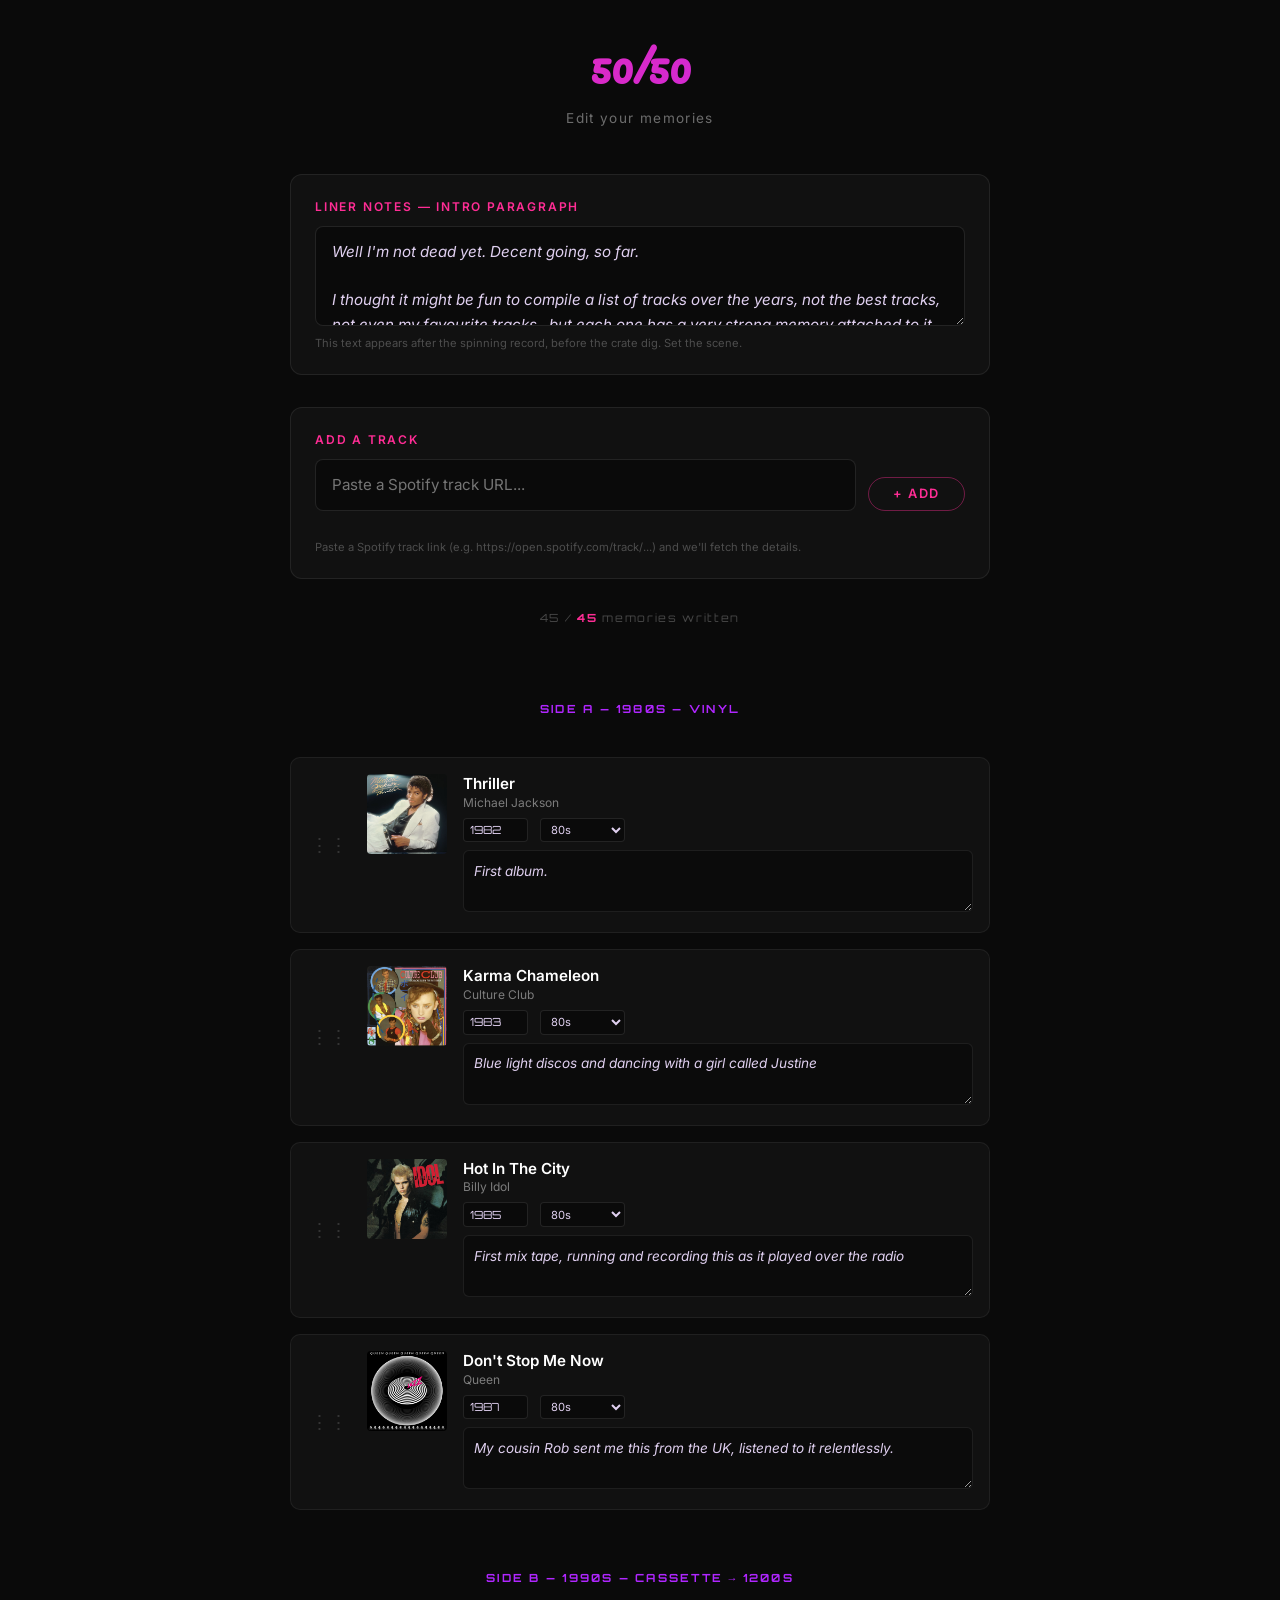
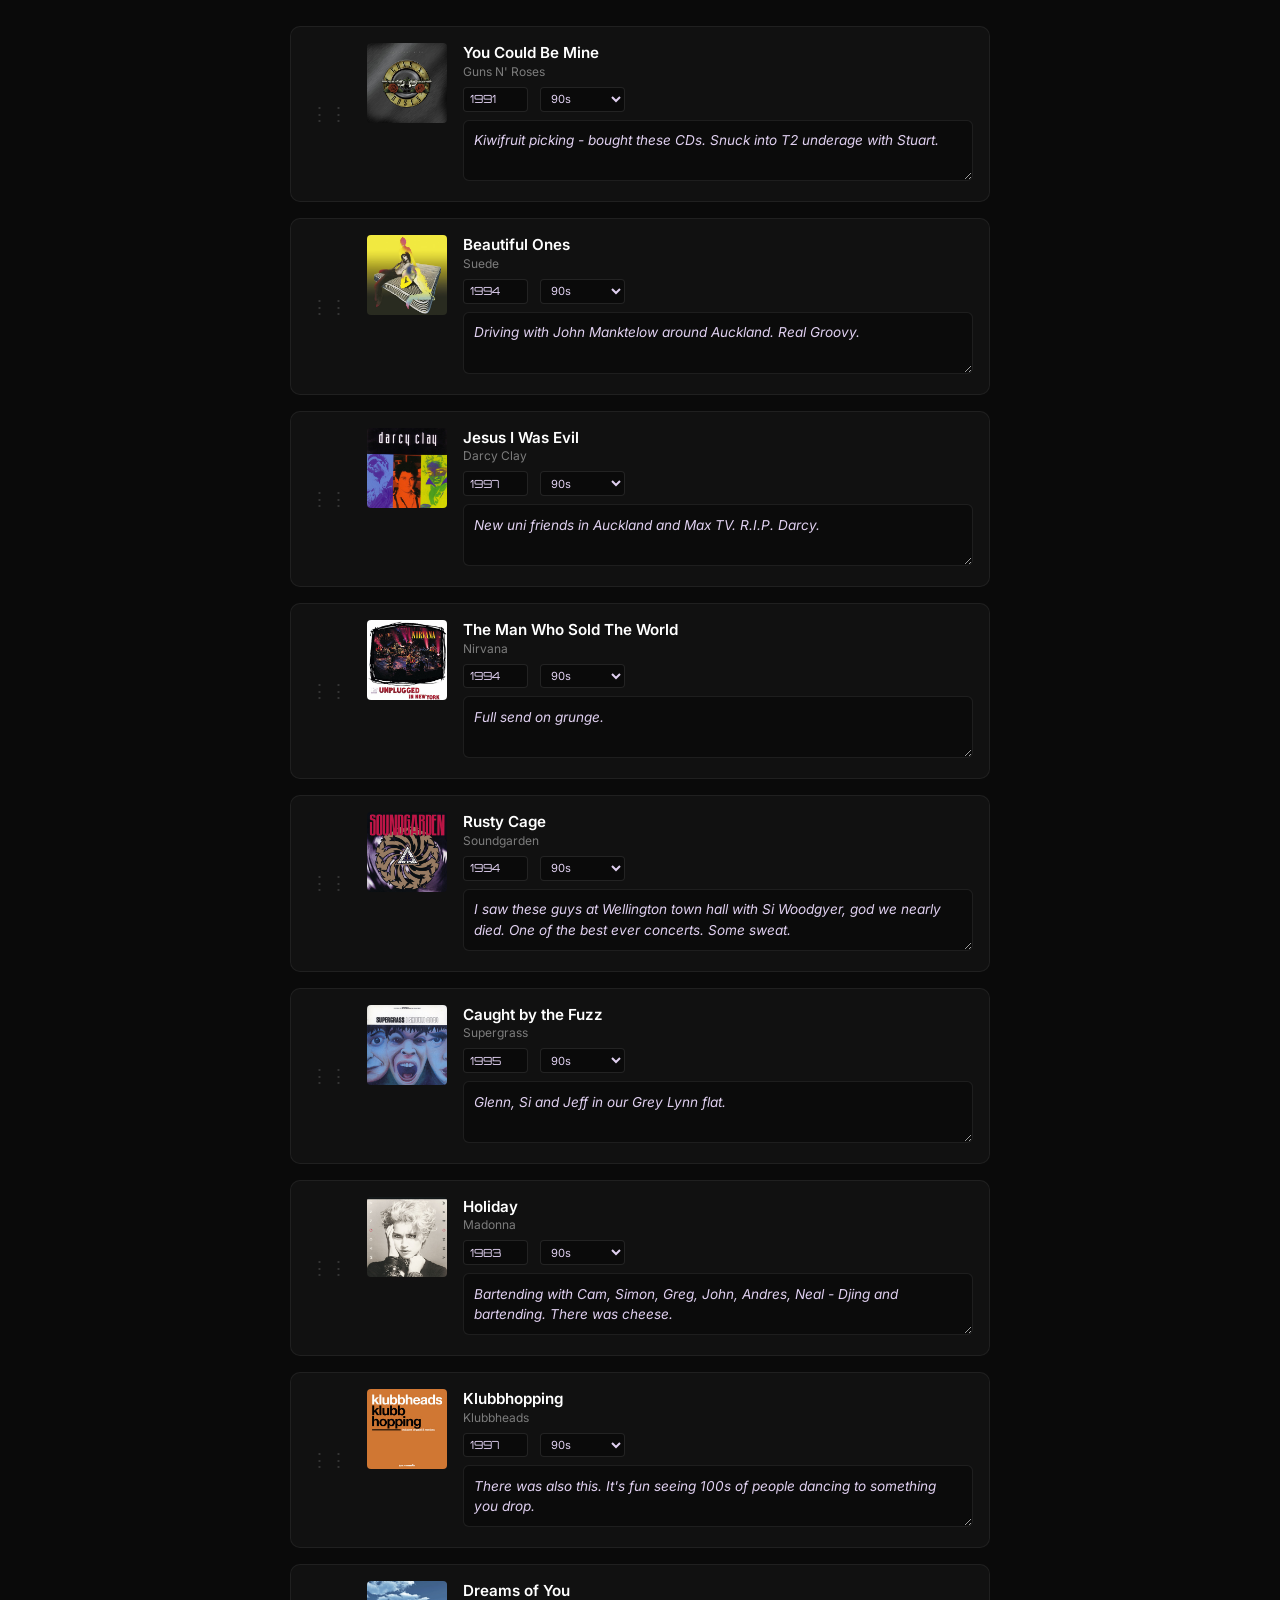
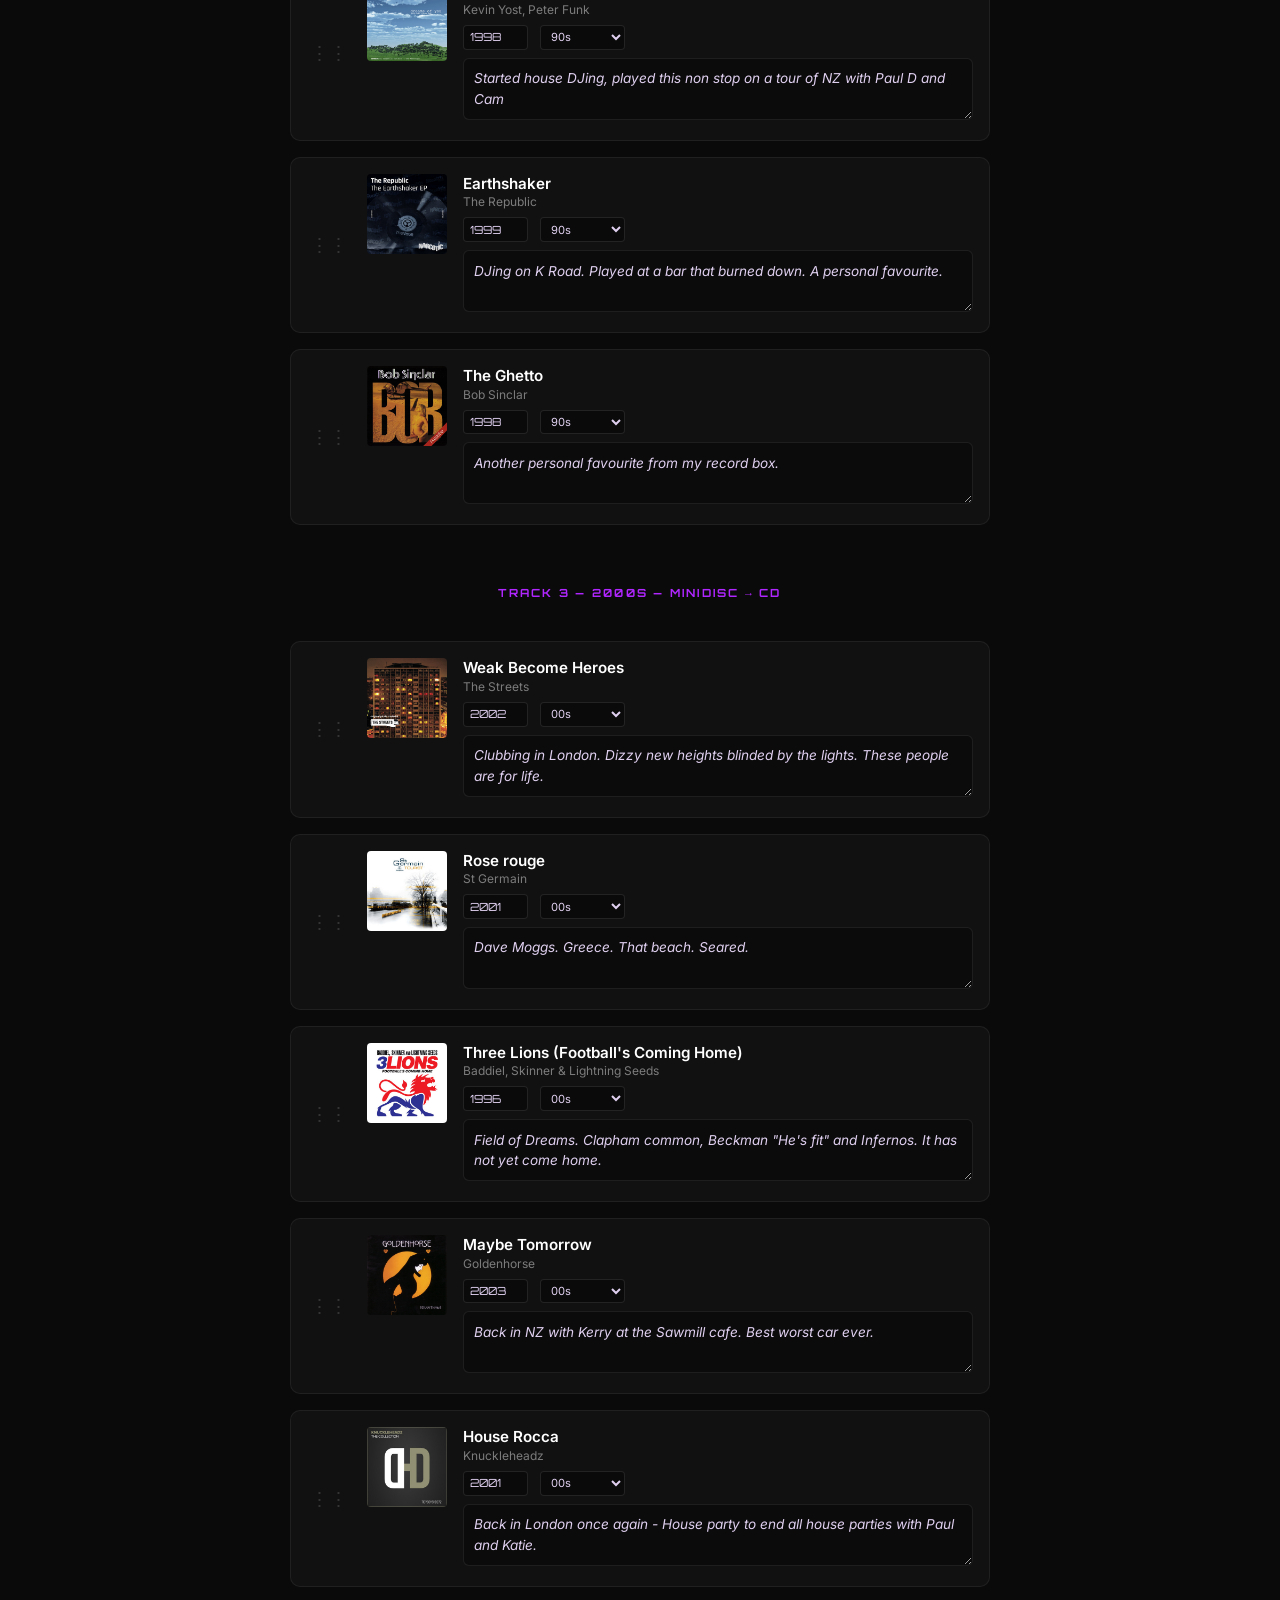
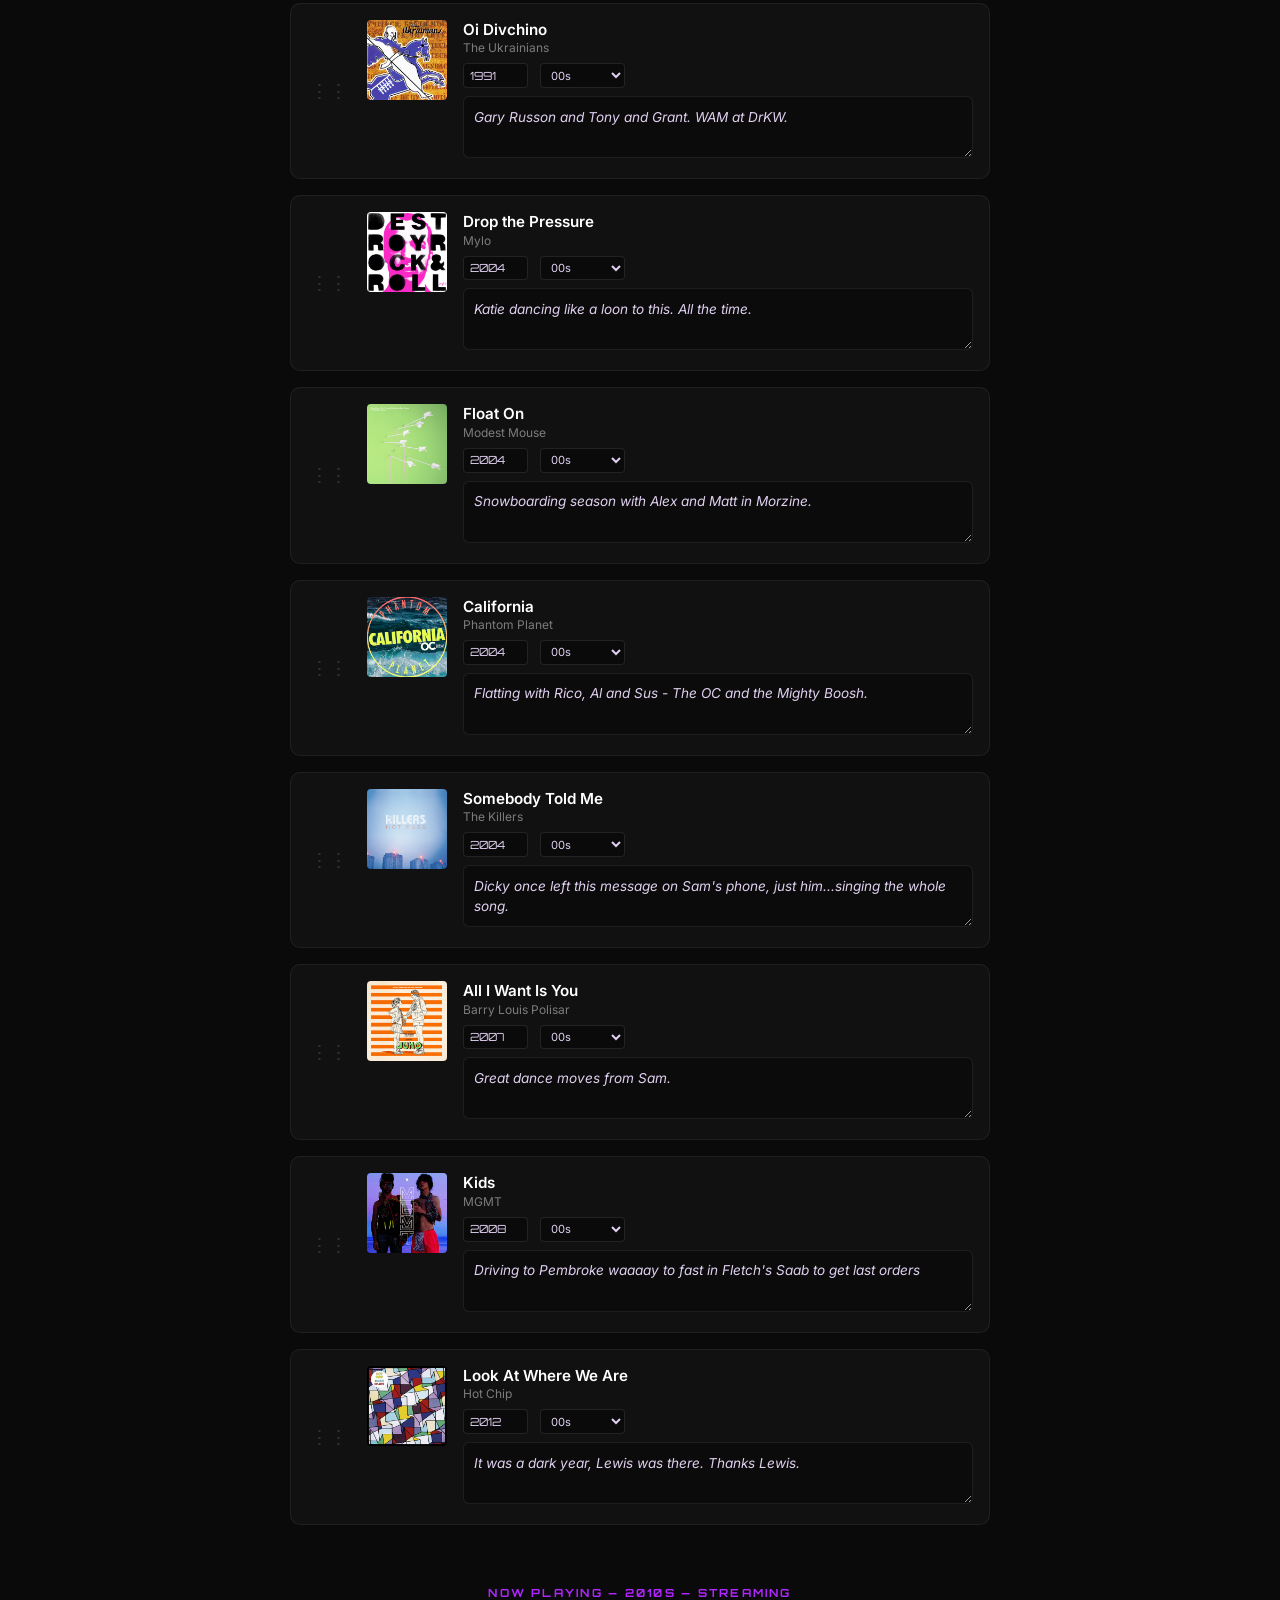
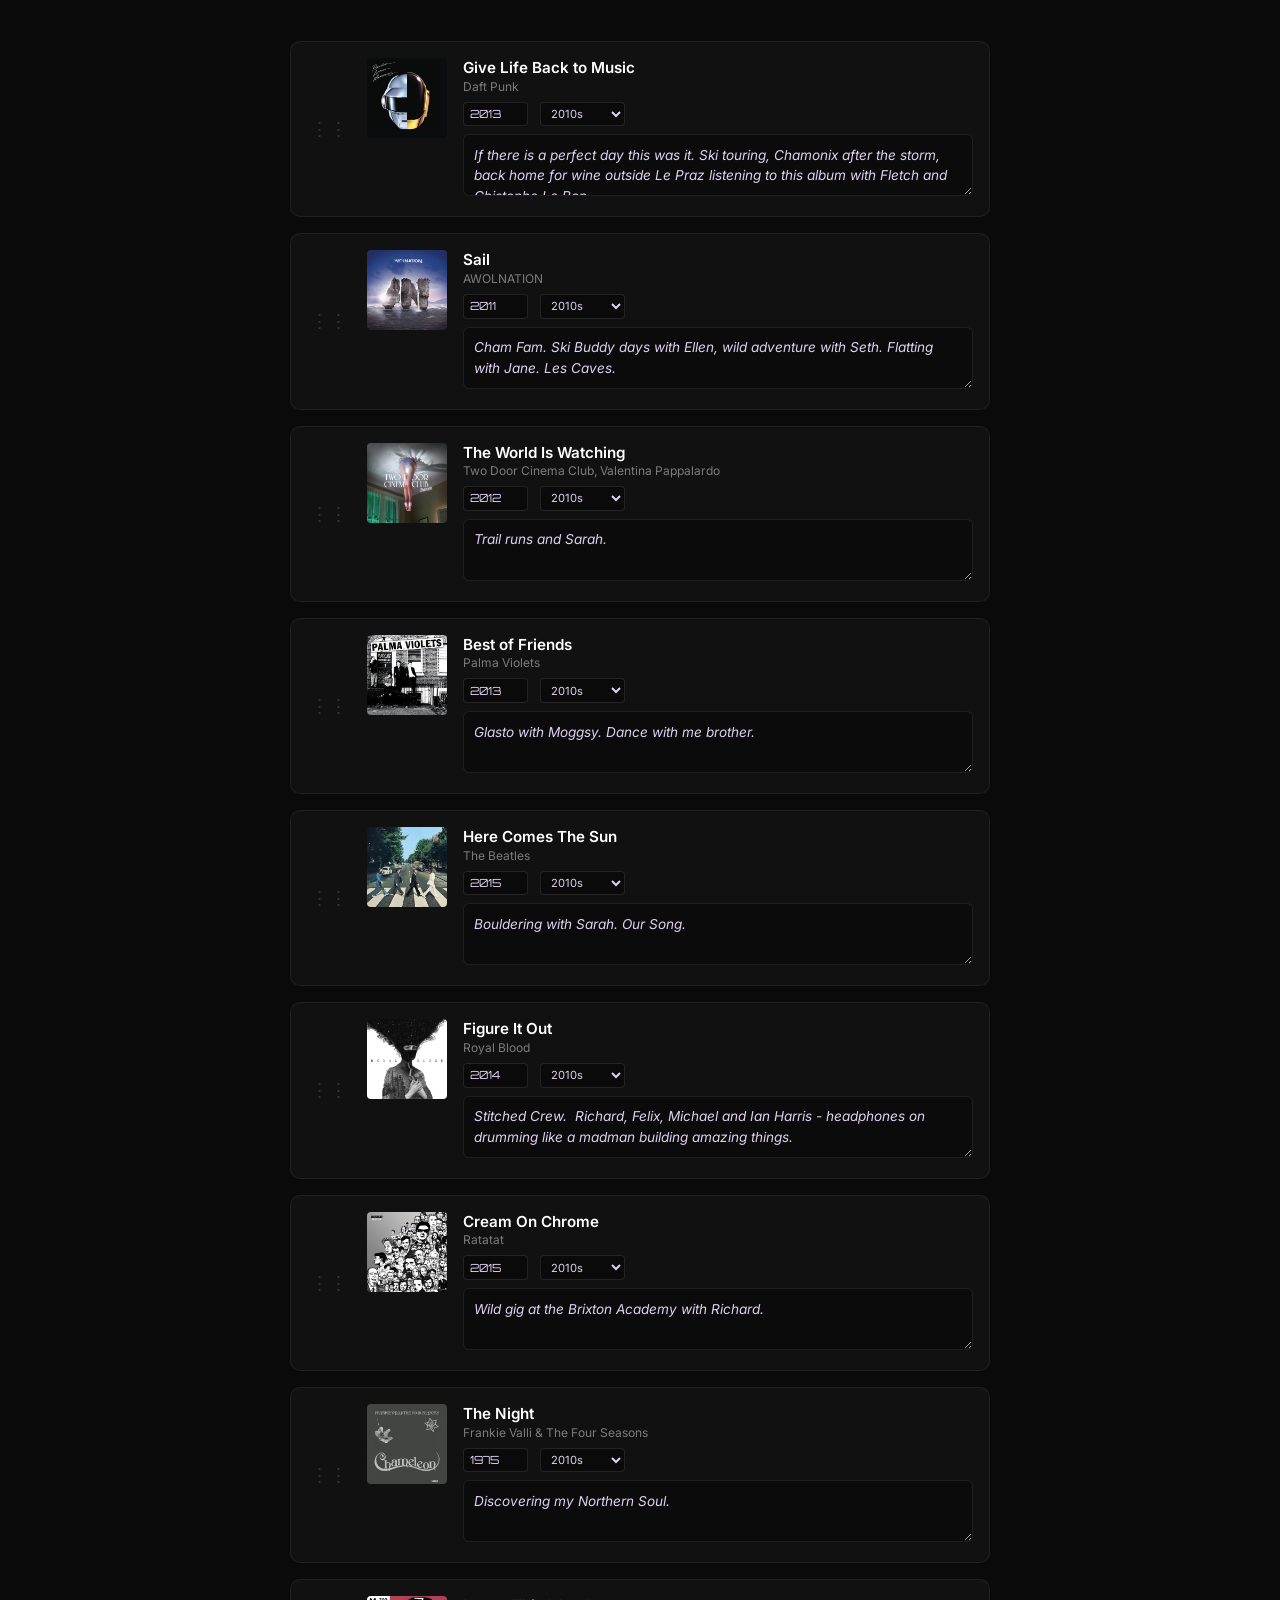
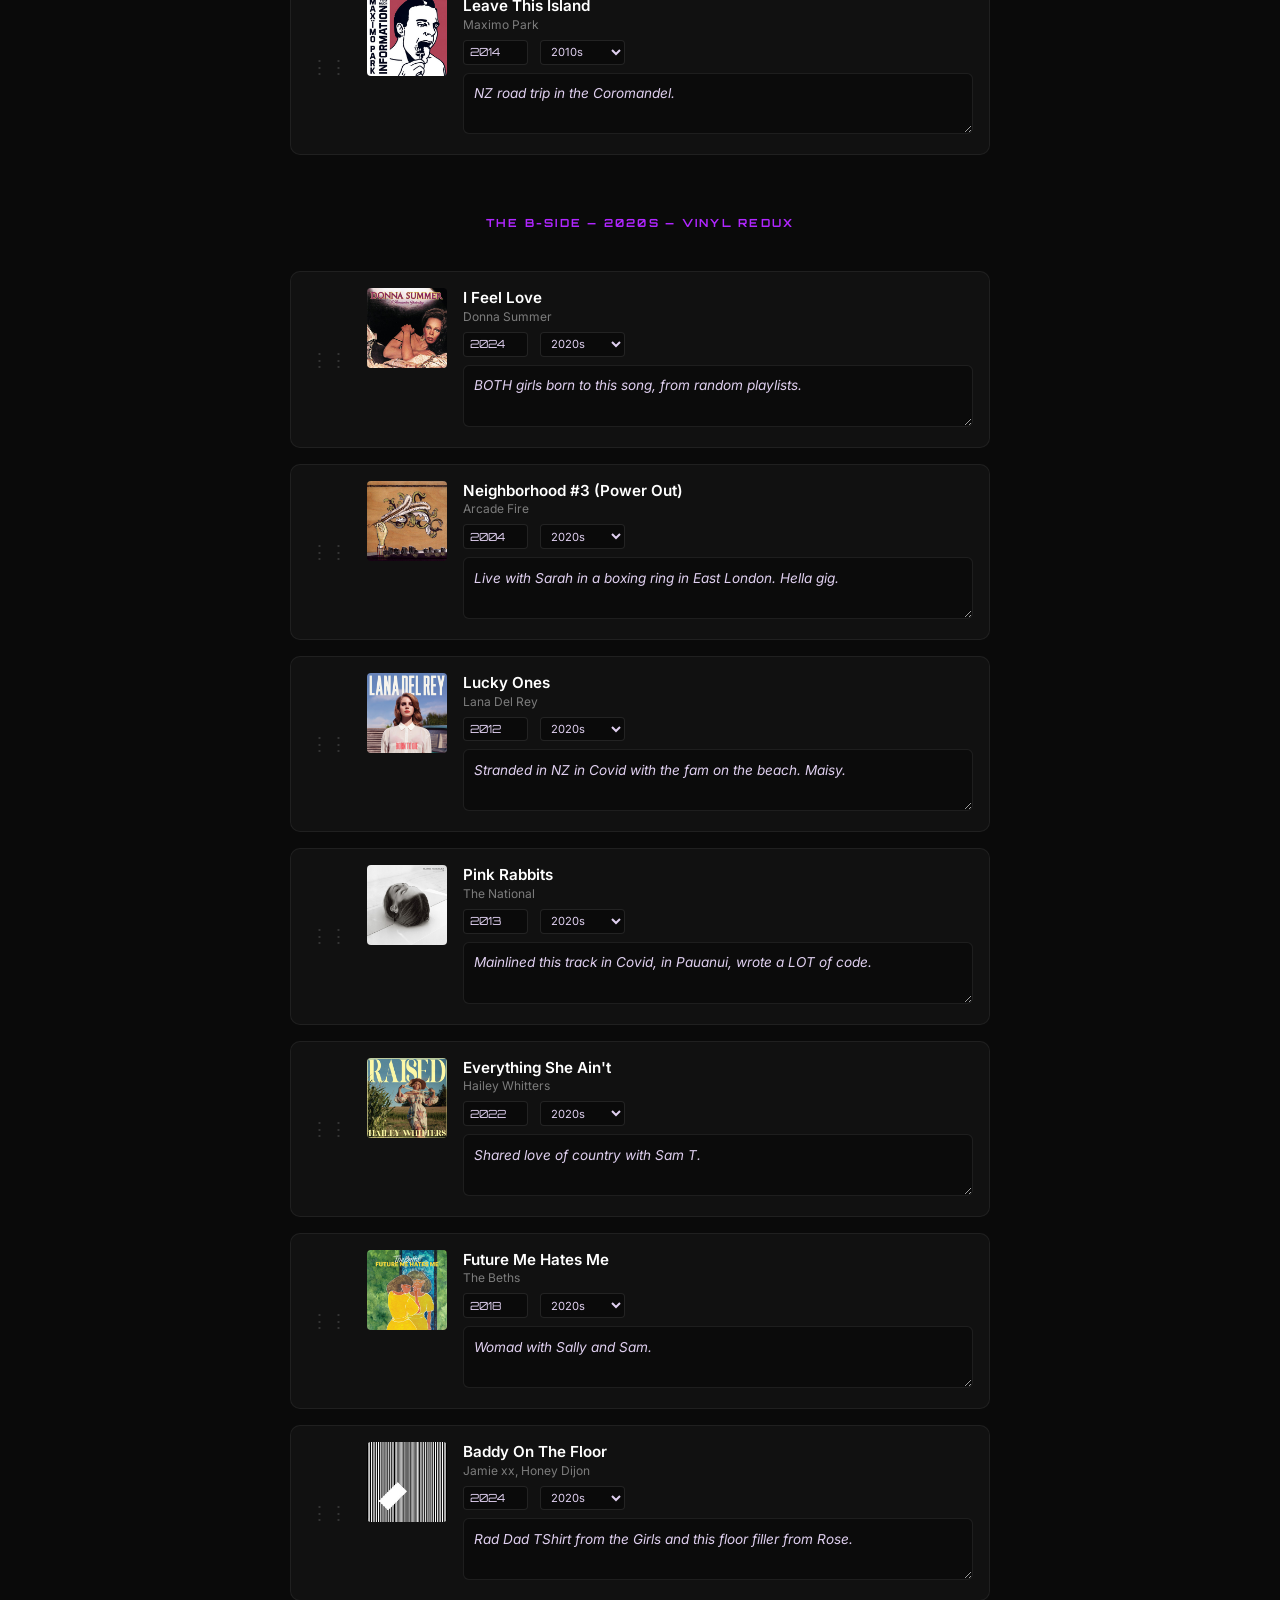
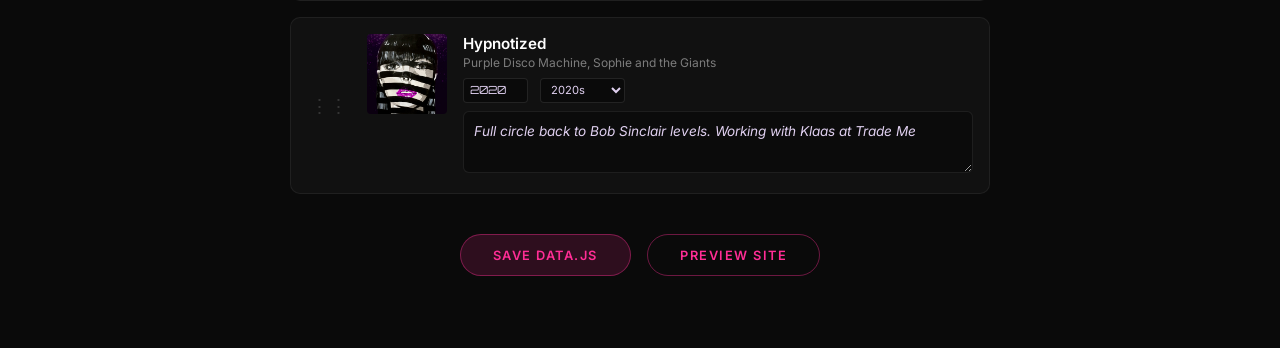
<file: test/edit-memories.html>
<!DOCTYPE html>
<html lang="en">
<head>
  <meta charset="UTF-8">
  <meta name="viewport" content="width=device-width, initial-scale=1.0">
  <title>50/50 — Edit Memories</title>
  <link rel="preconnect" href="https://fonts.googleapis.com">
  <link rel="preconnect" href="https://fonts.gstatic.com" crossorigin>
  <link href="https://fonts.googleapis.com/css2?family=Pacifico&family=Inter:wght@300;400;600;700&family=Orbitron:wght@400;700&display=swap" rel="stylesheet">
  <style>
    :root {
      --black: #0a0a0a;
      --midnight: #1a0a2e;
      --neon-pink: #ff2d95;
      --electric-purple: #b026ff;
    }

    * { box-sizing: border-box; margin: 0; padding: 0; }

    body {
      background: var(--black);
      color: #e0d0f0;
      font-family: 'Inter', -apple-system, sans-serif;
      min-height: 100vh;
      padding: 2rem;
    }

    .header { text-align: center; margin-bottom: 3rem; }
    .header h1 {
      font-family: 'Pacifico', cursive;
      font-size: 2.5rem;
      background: linear-gradient(135deg, var(--neon-pink), var(--electric-purple));
      -webkit-background-clip: text; -webkit-text-fill-color: transparent; background-clip: text;
    }
    .header p { color: rgba(255,255,255,0.4); font-size: 0.85rem; margin-top: 0.5rem; letter-spacing: 0.1em; }

    /* ── Sections ── */
    .section {
      max-width: 700px;
      margin: 0 auto 2rem;
      background: rgba(255,255,255,0.03);
      border: 1px solid rgba(255,255,255,0.08);
      border-radius: 12px;
      padding: 1.5rem;
    }

    .section label {
      display: block;
      font-size: 0.75rem; font-weight: 600;
      text-transform: uppercase; letter-spacing: 0.15em;
      color: var(--neon-pink); margin-bottom: 0.75rem;
    }

    .section textarea, .section input[type="text"], .section input[type="url"] {
      width: 100%;
      background: rgba(0,0,0,0.4);
      border: 1px solid rgba(255,255,255,0.1);
      border-radius: 8px;
      color: #e0d0f0;
      font-family: 'Inter', sans-serif;
      font-size: 0.95rem;
      line-height: 1.6;
      padding: 0.8rem 1rem;
      resize: vertical;
    }
    .section textarea { min-height: 100px; font-style: italic; }
    .section input:focus, .section textarea:focus { outline: none; border-color: var(--neon-pink); }
    .hint { font-size: 0.7rem; color: rgba(255,255,255,0.25); margin-top: 0.4rem; }

    /* ── Add Track ── */
    .add-track { display: flex; gap: 0.75rem; align-items: flex-end; }
    .add-track__input { flex: 1; }
    .add-track__input input { border-radius: 8px 0 0 8px; }
    .add-track__status { font-size: 0.75rem; color: rgba(255,255,255,0.3); margin-top: 0.5rem; min-height: 1.2em; }
    .add-track__status.error { color: #ff6b6b; }
    .add-track__status.success { color: var(--neon-pink); }

    /* ── Era Dividers ── */
    .era-divider {
      max-width: 700px; margin: 2.5rem auto 1.5rem;
      text-align: center; position: relative;
    }
    .era-divider::before {
      content: ''; position: absolute; left: 0; right: 0; top: 50%; height: 1px;
      background: linear-gradient(to right, transparent, rgba(255,255,255,0.1), transparent);
    }
    .era-divider span {
      position: relative; background: var(--black); padding: 0 1.5rem;
      font-family: 'Orbitron', monospace; font-size: 0.7rem; font-weight: 700;
      letter-spacing: 0.2em; text-transform: uppercase; color: var(--electric-purple);
    }

    /* ── Track Entries ── */
    .track-list { max-width: 700px; margin: 0 auto; display: flex; flex-direction: column; gap: 1rem; }

    .track-entry {
      display: flex; gap: 1rem; align-items: flex-start;
      background: rgba(255,255,255,0.03); border: 1px solid rgba(255,255,255,0.06);
      border-radius: 10px; padding: 1rem; transition: border-color 0.2s; position: relative;
    }
    .track-entry:focus-within { border-color: rgba(255, 45, 149, 0.3); }
    .track-entry.dragging { opacity: 0.5; }
    .track-entry.drag-over { border-color: var(--neon-pink); border-style: dashed; }

    .track-entry__art {
      width: 80px; height: 80px; border-radius: 4px; object-fit: cover; flex-shrink: 0;
    }
    .track-entry__art-placeholder {
      width: 80px; height: 80px; border-radius: 4px; flex-shrink: 0;
      background: linear-gradient(135deg, var(--midnight), var(--electric-purple));
      display: flex; align-items: center; justify-content: center;
      font-size: 1.5rem; color: rgba(255,255,255,0.2);
    }

    .track-entry__info { flex: 1; min-width: 0; }
    .track-entry__title { font-size: 0.95rem; font-weight: 600; color: white; }
    .track-entry__artist { font-size: 0.75rem; color: rgba(255,255,255,0.45); margin-top: 0.1rem; }

    .track-entry__fields { display: flex; gap: 0.75rem; margin-top: 0.5rem; flex-wrap: wrap; }

    .track-entry__fields input,
    .track-entry__fields select {
      background: rgba(0,0,0,0.4); border: 1px solid rgba(255,255,255,0.1);
      border-radius: 4px; color: #e0d0f0; font-size: 0.7rem; padding: 0.3em 0.5em;
    }
    .track-entry__fields input[type="number"] { width: 65px; font-family: 'Orbitron', monospace; }
    .track-entry__fields select { width: 85px; font-family: 'Inter', sans-serif; }
    .track-entry__fields input:focus, .track-entry__fields select:focus { outline: none; border-color: var(--neon-pink); }

    .track-entry textarea {
      width: 100%; min-height: 45px; margin-top: 0.5rem;
      background: rgba(0,0,0,0.3); border: 1px solid rgba(255,255,255,0.08);
      border-radius: 6px; color: #e0d0f0; font-family: 'Inter', sans-serif;
      font-size: 0.85rem; font-style: italic; line-height: 1.5; padding: 0.6rem; resize: vertical;
    }
    .track-entry textarea:focus { outline: none; border-color: var(--neon-pink); }
    .track-entry textarea::placeholder { color: rgba(255,255,255,0.2); font-style: italic; }

    /* Delete button */
    .track-entry__delete {
      position: absolute; top: 0.5rem; right: 0.5rem;
      width: 24px; height: 24px; border-radius: 50%;
      border: 1px solid rgba(255,255,255,0.1); background: transparent;
      color: rgba(255,255,255,0.3); font-size: 0.8rem; cursor: pointer;
      display: flex; align-items: center; justify-content: center;
      transition: all 0.2s; opacity: 0;
    }
    .track-entry:hover .track-entry__delete { opacity: 1; }
    .track-entry__delete:hover { border-color: #ff6b6b; color: #ff6b6b; background: rgba(255,100,100,0.1); }

    /* Drag handle */
    .track-entry__drag {
      cursor: grab; color: rgba(255,255,255,0.15); font-size: 1.2rem;
      padding: 0.2rem; user-select: none; align-self: center;
    }
    .track-entry__drag:active { cursor: grabbing; }

    /* ── Actions ── */
    .actions {
      max-width: 700px; margin: 2.5rem auto;
      display: flex; gap: 1rem; justify-content: center; flex-wrap: wrap;
    }

    .btn {
      display: inline-flex; align-items: center; gap: 0.5rem;
      padding: 0.8rem 2rem; border: 1px solid rgba(255, 45, 149, 0.4);
      border-radius: 50px; background: transparent; color: var(--neon-pink);
      font-family: 'Inter', sans-serif; font-size: 0.8rem; font-weight: 600;
      letter-spacing: 0.12em; text-transform: uppercase; cursor: pointer; transition: all 0.3s ease;
    }
    .btn:hover { background: rgba(255, 45, 149, 0.12); border-color: var(--neon-pink); box-shadow: 0 0 20px rgba(255, 45, 149, 0.2); }
    .btn--primary { background: rgba(255, 45, 149, 0.15); }
    .btn:disabled { opacity: 0.4; cursor: not-allowed; }

    .status { text-align: center; font-size: 0.75rem; color: rgba(255,255,255,0.3); margin-top: 1rem; }
    .status.saved { color: var(--neon-pink); }

    .counter {
      max-width: 700px; margin: 0 auto 2rem; text-align: center;
      font-family: 'Orbitron', monospace; font-size: 0.7rem; letter-spacing: 0.15em; color: rgba(255,255,255,0.25);
    }
    .counter strong { color: var(--neon-pink); font-weight: 700; }
  </style>
</head>
<body>

  <div class="header">
    <h1>50/50</h1>
    <p>Edit your memories</p>
  </div>

  <!-- Intro paragraph -->
  <div class="section">
    <label>Liner Notes — Intro Paragraph</label>
    <textarea id="intro-text" placeholder="Write your intro here... This appears between the vinyl record and the track list."></textarea>
    <div class="hint">This text appears after the spinning record, before the crate dig. Set the scene.</div>
  </div>

  <!-- Add track -->
  <div class="section">
    <label>Add a Track</label>
    <div class="add-track">
      <div class="add-track__input" style="flex:1">
        <input type="url" id="add-url" placeholder="Paste a Spotify track URL..." style="width:100%">
      </div>
      <button class="btn" id="add-btn" style="padding:0.55rem 1.5rem; white-space:nowrap;">+ Add</button>
    </div>
    <div class="add-track__status" id="add-status"></div>
    <div class="hint">Paste a Spotify track link (e.g. https://open.spotify.com/track/...) and we'll fetch the details.</div>
  </div>

  <!-- Stats -->
  <div class="counter">
    <span id="memory-count">0</span> / <strong id="track-count">0</strong> memories written
  </div>

  <!-- Track list -->
  <div class="track-list" id="track-list"></div>

  <!-- Actions -->
  <div class="actions">
    <button class="btn btn--primary" id="save-btn">Save data.js</button>
    <button class="btn" id="preview-btn">Preview Site</button>
  </div>
  <div class="status" id="status"></div>

  <script src="../js/data.js"></script>
  <script>
    // ── State — DOM is source of truth, this seeds it ──
    let tracks = (typeof TRACKS !== 'undefined' ? TRACKS : []).map(t => ({...t}));

    const trackListEl = document.getElementById('track-list');
    const introTextarea = document.getElementById('intro-text');
    const statusEl = document.getElementById('status');
    const memoryCountEl = document.getElementById('memory-count');
    const trackCountEl = document.getElementById('track-count');
    const addUrlInput = document.getElementById('add-url');
    const addBtn = document.getElementById('add-btn');
    const addStatus = document.getElementById('add-status');

    const eraOrder = ['80s', '90s', '00s', '2010s', '2020s'];
    const eraNames = {
      '80s': 'Side A — 1980s — Vinyl',
      '90s': 'Side B — 1990s — Cassette → 1200s',
      '00s': 'Track 3 — 2000s — MiniDisc → CD',
      '2010s': 'Now Playing — 2010s — Streaming',
      '2020s': 'The B-Side — 2020s — Vinyl Redux'
    };

    function assignEra(year) {
      if (!year || year < 1990) return '80s';
      if (year < 2000) return '90s';
      if (year < 2010) return '00s';
      if (year < 2020) return '2010s';
      return '2020s';
    }

    // Populate intro
    if (typeof INTRO_TEXT !== 'undefined') introTextarea.value = INTRO_TEXT;

    // ── Render all tracks ──
    function renderAll() {
      trackListEl.innerHTML = '';
      let currentEra = null;

      tracks.forEach((track, i) => {
        if (track.era !== currentEra) {
          currentEra = track.era;
          const divider = document.createElement('div');
          divider.className = 'era-divider';
          divider.innerHTML = `<span>${eraNames[track.era] || track.era}</span>`;
          trackListEl.appendChild(divider);
        }
        trackListEl.appendChild(createTrackEntry(track, i));
      });

      trackCountEl.textContent = tracks.length;
      updateCounter();
    }

    function createTrackEntry(track, index) {
      const entry = document.createElement('div');
      entry.className = 'track-entry';
      entry.dataset.index = index;
      entry.draggable = true;

      const artHtml = track.imageUrl
        ? `<img class="track-entry__art" src="${track.imageUrl.startsWith('http') ? track.imageUrl : '../' + track.imageUrl}" alt="${track.title}">`
        : `<div class="track-entry__art-placeholder">&#9835;</div>`;

      entry.innerHTML = `
        <div class="track-entry__drag" title="Drag to reorder">&#8942;&#8942;</div>
        ${artHtml}
        <div class="track-entry__info">
          <div class="track-entry__title">${track.title}</div>
          <div class="track-entry__artist">${track.artist}</div>
          <div class="track-entry__fields">
            <input type="number" class="year-input" value="${track.year || ''}" min="1976" max="2026" placeholder="Year" title="Personal year">
            <select class="era-input" title="Era">
              ${eraOrder.map(e => `<option value="${e}" ${e === track.era ? 'selected' : ''}>${e}</option>`).join('')}
            </select>
          </div>
          <textarea class="message-input" placeholder="Your memory of this track...">${track.message || ''}</textarea>
        </div>
        <button class="track-entry__delete" title="Remove track">&times;</button>
      `;

      // Delete
      entry.querySelector('.track-entry__delete').addEventListener('click', () => {
        if (confirm(`Remove "${track.title}"?`)) {
          tracks.splice(index, 1);
          renderAll();
        }
      });

      // Sync edits back to tracks array
      entry.querySelector('.year-input').addEventListener('change', (e) => {
        tracks[index].year = parseInt(e.target.value) || null;
      });
      entry.querySelector('.era-input').addEventListener('change', (e) => {
        tracks[index].era = e.target.value;
      });
      entry.querySelector('.message-input').addEventListener('input', (e) => {
        tracks[index].message = e.target.value;
        updateCounter();
      });

      // Drag & drop reorder
      entry.addEventListener('dragstart', (e) => {
        e.dataTransfer.setData('text/plain', index);
        entry.classList.add('dragging');
      });
      entry.addEventListener('dragend', () => entry.classList.remove('dragging'));
      entry.addEventListener('dragover', (e) => { e.preventDefault(); entry.classList.add('drag-over'); });
      entry.addEventListener('dragleave', () => entry.classList.remove('drag-over'));
      entry.addEventListener('drop', (e) => {
        e.preventDefault();
        entry.classList.remove('drag-over');
        const fromIndex = parseInt(e.dataTransfer.getData('text/plain'));
        const toIndex = index;
        if (fromIndex === toIndex) return;
        const [moved] = tracks.splice(fromIndex, 1);
        tracks.splice(toIndex, 0, moved);
        renderAll();
      });

      return entry;
    }

    function updateCounter() {
      let count = 0;
      tracks.forEach(t => { if (t.message && t.message.trim()) count++; });
      memoryCountEl.textContent = count;
    }

    // ── Add Track via Spotify oEmbed ──
    addBtn.addEventListener('click', addTrack);
    addUrlInput.addEventListener('keydown', (e) => { if (e.key === 'Enter') addTrack(); });

    async function addTrack() {
      const url = addUrlInput.value.trim();
      if (!url) return;

      // Extract track ID
      const match = url.match(/track\/([a-zA-Z0-9]+)/);
      if (!match) {
        addStatus.textContent = 'Not a valid Spotify track URL';
        addStatus.className = 'add-track__status error';
        return;
      }

      const trackId = match[1];
      const spotifyUrl = `https://open.spotify.com/track/${trackId}`;

      // Check for duplicates
      if (tracks.some(t => t.spotifyUrl === spotifyUrl)) {
        addStatus.textContent = 'Track already in the list';
        addStatus.className = 'add-track__status error';
        return;
      }

      addBtn.disabled = true;
      addStatus.textContent = 'Fetching track info...';
      addStatus.className = 'add-track__status';

      try {
        const oembedUrl = `https://open.spotify.com/oembed?url=${encodeURIComponent(spotifyUrl)}`;
        const res = await fetch(oembedUrl);
        if (!res.ok) throw new Error('oEmbed request failed');
        const data = await res.json();

        // Parse title — oEmbed returns "Track Name by Artist Name"
        let title = data.title || '';
        let artist = '';
        const byMatch = title.match(/^(.+?)\s+by\s+(.+)$/i);
        if (byMatch) {
          title = byMatch[1].trim();
          artist = byMatch[2].trim();
        }

        const newTrack = {
          title: title,
          artist: artist,
          year: null,
          era: '2020s',
          imageUrl: data.thumbnail_url || '',
          spotifyUrl: spotifyUrl,
          message: ''
        };

        tracks.push(newTrack);
        renderAll();

        addUrlInput.value = '';
        addStatus.textContent = `Added "${title}" by ${artist}`;
        addStatus.className = 'add-track__status success';

        // Scroll to the new entry
        const lastEntry = trackListEl.querySelector('.track-entry:last-of-type');
        if (lastEntry) lastEntry.scrollIntoView({ behavior: 'smooth', block: 'center' });

      } catch (err) {
        addStatus.textContent = 'Could not fetch track info — check the URL';
        addStatus.className = 'add-track__status error';
      }

      addBtn.disabled = false;
    }

    // ── Generate data.js ──
    function generateDataJs() {
      const introVal = introTextarea.value.replace(/\\/g, '\\\\').replace(/"/g, '\\"').replace(/\n/g, '\\n');
      let js = `// Intro paragraph \u2014 displayed as liner notes between the hero and the crate\nconst INTRO_TEXT = "${introVal}";\n\n`;
      js += '// Playlist order IS the timeline \u2014 don\'t reorder by release year\nconst TRACKS = [\n';

      let currentEra = null;
      tracks.forEach((track, i) => {
        const era = track.era || '80s';
        if (era !== currentEra) {
          currentEra = era;
          const eraInfo = typeof ERAS !== 'undefined' ? ERAS[era] : null;
          const eraName = eraInfo ? eraInfo.name : era;
          const tagline = eraInfo ? eraInfo.tagline : '';
          const yearRange = eraInfo ? eraInfo.years : '';
          if (i > 0) js += '\n';
          js += `  // ${'\u2550'.repeat(39)}\n`;
          js += `  // ${eraName.toUpperCase()} \u2014 ${yearRange} \u2014 ${tagline}\n`;
          js += `  // ${'\u2550'.repeat(39)}\n`;
        }

        const esc = (s) => (s || '').replace(/\\/g, '\\\\').replace(/"/g, '\\"').replace(/\n/g, '\\n');

        js += '  {\n';
        js += `    title: "${esc(track.title)}",\n`;
        js += `    artist: "${esc(track.artist)}",\n`;
        js += `    year: ${track.year || 'null'},\n`;
        js += `    era: "${era}",\n`;
        js += `    imageUrl: "${esc(track.imageUrl)}",\n`;
        js += `    spotifyUrl: "${esc(track.spotifyUrl)}",\n`;
        js += `    message: "${esc(track.message)}"\n`;
        js += `  }${i < tracks.length - 1 ? ',' : ''}\n`;
      });

      js += '];\n\n';
      js += `const PLAYLIST_URL = "${typeof PLAYLIST_URL !== 'undefined' ? PLAYLIST_URL : ''}";\n\n`;
      if (typeof ERAS !== 'undefined') {
        js += 'const ERAS = ' + JSON.stringify(ERAS, null, 2) + ';\n';
      }
      return js;
    }

    // ── Save ──
    document.getElementById('save-btn').addEventListener('click', async () => {
      const content = generateDataJs();

      // Try direct save via admin server
      try {
        const res = await fetch('/api/save-data', {
          method: 'POST',
          headers: { 'Content-Type': 'text/plain' },
          body: content
        });
        const result = await res.json();
        if (result.ok) {
          statusEl.textContent = 'Saved! Refresh the site to see changes.';
          statusEl.className = 'status saved';
          return;
        }
      } catch (e) {
        // Admin server not running — fall back to download
      }

      // Fallback: download the file
      const blob = new Blob([content], { type: 'application/javascript' });
      const a = document.createElement('a');
      a.href = URL.createObjectURL(blob);
      a.download = 'data.js';
      a.click();
      URL.revokeObjectURL(a.href);
      statusEl.textContent = 'Downloaded data.js \u2014 move it to js/data.js (run admin-server.js for direct save)';
      statusEl.className = 'status saved';
    });

    // ── Preview ──
    document.getElementById('preview-btn').addEventListener('click', () => {
      window.open('../index.html', '_blank');
    });

    // ── Init ──
    renderAll();
  </script>
</body>
</html>
</file>
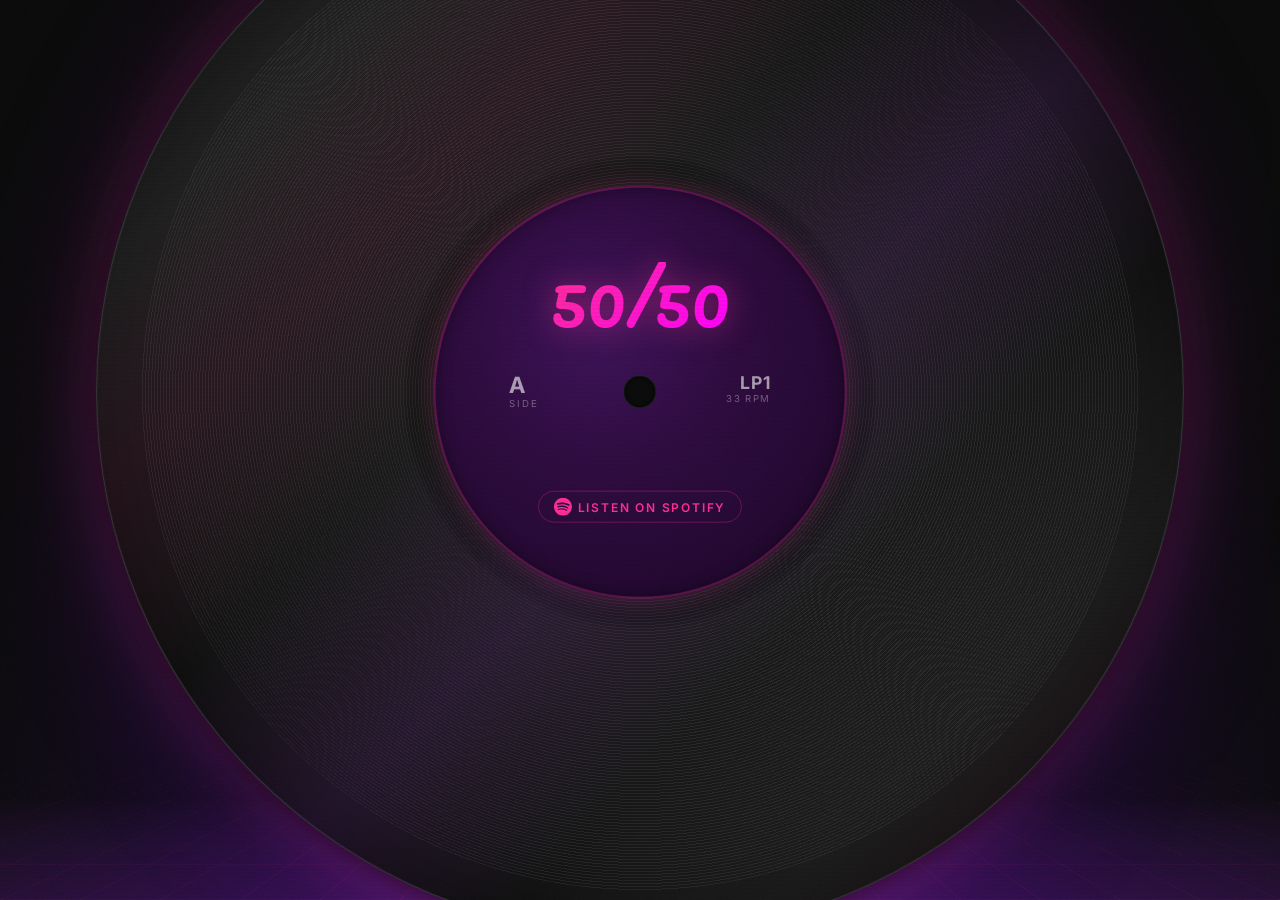
<file: test/hero.html>
<!DOCTYPE html>
<html lang="en">
<head>
  <meta charset="UTF-8">
  <meta name="viewport" content="width=device-width, initial-scale=1.0">
  <title>50/50 — Hero Test</title>

  <!-- Fonts -->
  <link rel="preconnect" href="https://fonts.googleapis.com">
  <link rel="preconnect" href="https://fonts.gstatic.com" crossorigin>
  <link href="https://fonts.googleapis.com/css2?family=Pacifico&family=Inter:wght@300;400;600&family=Special+Elite&family=Orbitron:wght@400;700&display=swap" rel="stylesheet">

  <link rel="stylesheet" href="../css/base.css">
  <link rel="stylesheet" href="../css/hero.css">
</head>
<body>

  <!-- CRT Scanline Overlay -->
  <div class="crt-overlay" aria-hidden="true"></div>

  <!-- Film Grain -->
  <div class="grain-overlay" aria-hidden="true"></div>

  <!-- ════════════════════════════════════ -->
  <!-- HERO -->
  <!-- ════════════════════════════════════ -->
  <header class="hero">
    <div class="hero__content">
      <!-- Vinyl record with label -->
      <div class="hero__vinyl">
        <div class="hero__vinyl-grooves"></div>
        <div class="hero__vinyl-label">
          <span class="hero__label-title">50/50</span>
          <div class="hero__vinyl-hole"></div>
          <div class="hero__label-middle">
            <div class="hero__label-left">
              <span class="hero__label-a">A</span>
              <span class="hero__label-side">SIDE</span>
            </div>
            <div class="hero__label-right">
              <span class="hero__label-lp">LP1</span>
              <span class="hero__label-rpm">33 RPM</span>
            </div>
          </div>
          <a href="https://open.spotify.com/playlist/3Kk6r9hmwCe0J8lKW7zG14" class="hero__label-spotify" id="spotify-play" target="_blank" rel="noopener">
            <svg viewBox="0 0 24 24" width="18" height="18" fill="currentColor"><path d="M12 0C5.4 0 0 5.4 0 12s5.4 12 12 12 12-5.4 12-12S18.66 0 12 0zm5.521 17.34c-.24.359-.66.48-1.021.24-2.82-1.74-6.36-2.101-10.561-1.141-.418.122-.779-.179-.899-.539-.12-.421.18-.78.54-.9 4.56-1.021 8.52-.6 11.64 1.32.42.18.479.659.301 1.02zm1.44-3.3c-.301.42-.841.6-1.262.3-3.239-1.98-8.159-2.58-11.939-1.38-.479.12-1.02-.12-1.14-.6-.12-.48.12-1.021.6-1.141C9.6 9.9 15 10.561 18.72 12.84c.361.181.54.78.241 1.2zm.12-3.36C15.24 8.4 8.82 8.16 5.16 9.301c-.6.179-1.2-.181-1.38-.721-.18-.601.18-1.2.72-1.381 4.26-1.26 11.28-1.02 15.721 1.621.539.3.719 1.02.42 1.56-.299.421-1.02.599-1.559.3z"/></svg>
            <span>Listen on Spotify</span>
          </a>
        </div>
      </div>
      <div class="hero__scroll-hint">
        <span>Scroll to begin</span>
        <div class="hero__arrow">&#9662;</div>
      </div>
    </div>
    <!-- Neon grid floor -->
    <div class="hero__grid" aria-hidden="true"></div>
  </header>

  <!-- Spotify play interaction -->
  <script src="../js/data.js"></script>
  <script>
    (function () {
      const link = document.getElementById('spotify-play');
      const vinyl = document.querySelector('.hero__vinyl');
      if (!link || !vinyl) return;

      link.addEventListener('click', function (e) {
        e.preventDefault();
        const href = this.href;

        // Spin up the record
        vinyl.classList.add('playing');

        // Open Spotify after a beat
        setTimeout(() => {
          window.open(href, '_blank');
        }, 2000);
      });
    })();
  </script>

</body>
</html>
</file>
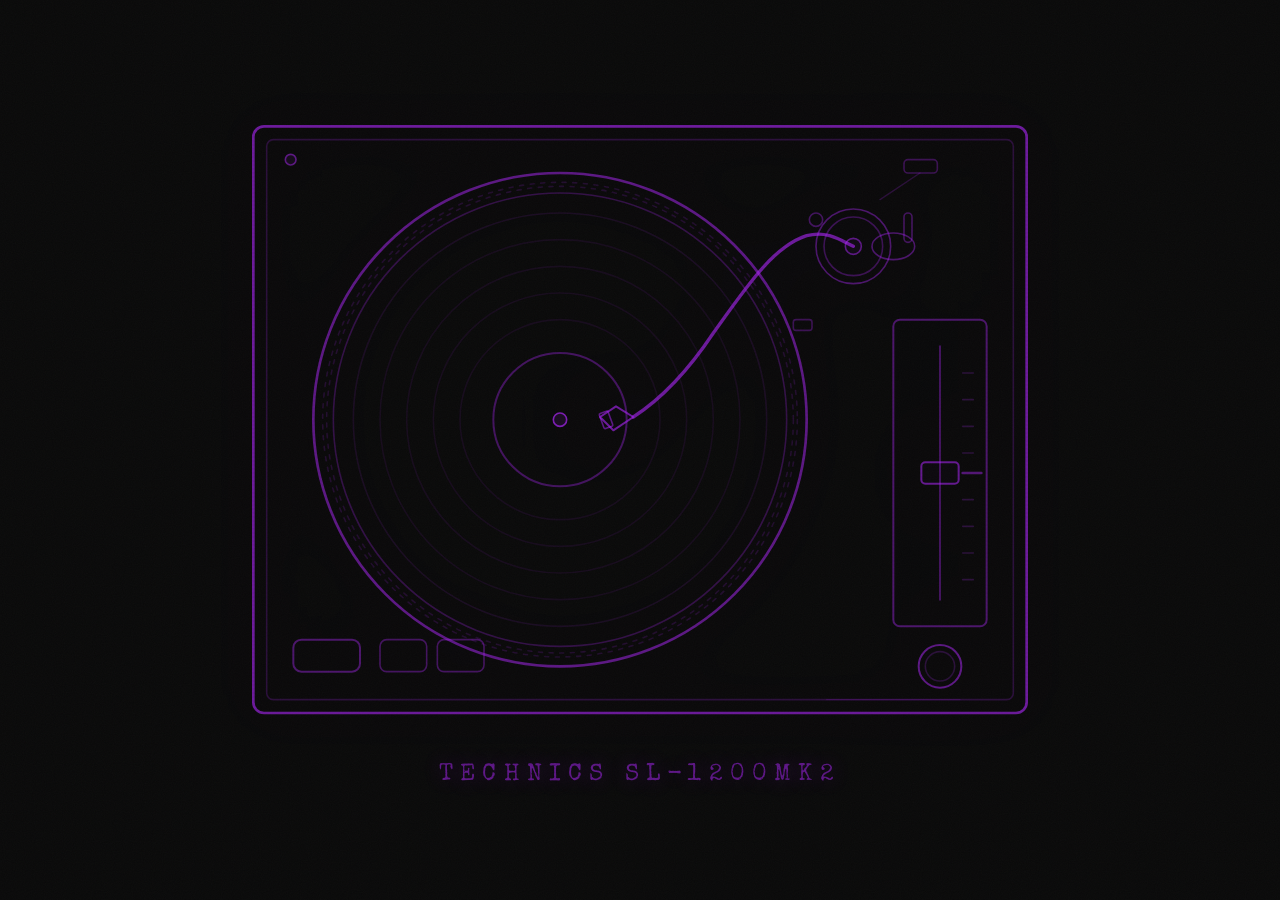
<file: test/technics.html>
<!DOCTYPE html>
<html lang="en">
<head>
  <meta charset="UTF-8">
  <meta name="viewport" content="width=device-width, initial-scale=1.0">
  <title>50/50 — Technics 1200 Test</title>

  <!-- Fonts -->
  <link rel="preconnect" href="https://fonts.googleapis.com">
  <link rel="preconnect" href="https://fonts.gstatic.com" crossorigin>
  <link href="https://fonts.googleapis.com/css2?family=Pacifico&family=Inter:wght@300;400;600&family=Special+Elite&family=Orbitron:wght@400;700&display=swap" rel="stylesheet">

  <link rel="stylesheet" href="../css/base.css">
  <link rel="stylesheet" href="../css/eras.css">

  <style>
    body {
      display: flex;
      align-items: center;
      justify-content: center;
      min-height: 100vh;
      background: var(--black);
    }

    .technics-container {
      width: min(800px, 90vw);
      max-width: 800px;
    }

    .technics-container svg {
      width: 100%;
      height: auto;
      filter: drop-shadow(0 0 30px rgba(176, 38, 255, 0.15));
    }

    .technics-label {
      text-align: center;
      margin-top: 2rem;
      font-family: var(--font-grunge);
      font-size: clamp(1rem, 3vw, 1.5rem);
      letter-spacing: 0.3em;
      text-transform: uppercase;
      color: rgba(176, 38, 255, 0.5);
      text-shadow: 0 0 20px rgba(176, 38, 255, 0.3);
    }
  </style>
</head>
<body>

  <!-- CRT Scanline Overlay -->
  <div class="crt-overlay" aria-hidden="true"></div>

  <!-- Film Grain -->
  <div class="grain-overlay" aria-hidden="true"></div>

  <div class="technics-container">
    <!-- Technics SL-1200MK2 — top-down view (from the 90s era section) -->
    <svg viewBox="0 0 600 460" fill="none" stroke="#b026ff" stroke-width="1.2" stroke-linecap="round" stroke-linejoin="round">
      <!-- ══ HOUSING — wider than tall, like the real thing ══ -->
      <rect x="10" y="10" width="580" height="440" rx="8" opacity="0.6" stroke-width="2"/>
      <rect x="20" y="20" width="560" height="420" rx="5" opacity="0.2"/>

      <!-- ══ PLATTER — large, left-of-centre ══ -->
      <!-- Outer platter ring -->
      <circle cx="240" cy="230" r="185" opacity="0.5" stroke-width="2"/>
      <!-- Strobe dot ring — the iconic dense ring of dots -->
      <circle cx="240" cy="230" r="178" opacity="0.15" stroke-dasharray="3 5"/>
      <circle cx="240" cy="230" r="175" opacity="0.15" stroke-dasharray="3 5"/>
      <!-- Inner platter surface -->
      <circle cx="240" cy="230" r="170" opacity="0.25"/>

      <!-- Platter ribs / concentric rings (the rubber mat lines) -->
      <circle cx="240" cy="230" r="155" opacity="0.1"/>
      <circle cx="240" cy="230" r="135" opacity="0.08"/>
      <circle cx="240" cy="230" r="115" opacity="0.08"/>
      <circle cx="240" cy="230" r="95" opacity="0.08"/>
      <circle cx="240" cy="230" r="75" opacity="0.08"/>

      <!-- Record label -->
      <circle cx="240" cy="230" r="50" opacity="0.35" stroke-width="1.5"/>
      <!-- Spindle -->
      <circle cx="240" cy="230" r="5" opacity="0.7" fill="#b026ff" fill-opacity="0.15"/>

      <!-- ══ TONEARM — the S-curve from top-right ══ -->
      <!-- Gimbal mount base (the raised circular platform) -->
      <circle cx="460" cy="100" r="28" opacity="0.4"/>
      <circle cx="460" cy="100" r="22" opacity="0.3"/>
      <!-- Pivot point -->
      <circle cx="460" cy="100" r="6" opacity="0.5" fill="#b026ff" fill-opacity="0.08"/>
      <!-- Anti-skate weight/dial -->
      <circle cx="432" cy="80" r="5" opacity="0.35"/>
      <!-- Counterweight (behind pivot) -->
      <ellipse cx="490" cy="100" rx="16" ry="10" opacity="0.4"/>

      <!-- The S-curved arm — sweeping from gimbal across the platter -->
      <path d="M460 100 C450 95, 440 88, 425 92 C400 100, 380 130, 355 165 C335 195, 315 215, 295 228" opacity="0.6" stroke-width="2.5" fill="none"/>

      <!-- Headshell at the end of the arm -->
      <path d="M295 228 L282 220 L270 228 L280 238 Z" opacity="0.6" stroke-width="1.5"/>
      <!-- Cartridge -->
      <rect x="271" y="224" width="7" height="12" rx="1" opacity="0.5" transform="rotate(-20 275 230)"/>

      <!-- Arm rest clip (top-right, where arm parks) -->
      <rect x="498" y="75" width="6" height="22" rx="3" opacity="0.35"/>
      <!-- Arm lift lever -->
      <rect x="415" y="155" width="14" height="8" rx="2" opacity="0.3"/>

      <!-- ══ PITCH FADER — right side, vertical ══ -->
      <rect x="490" y="155" width="70" height="230" rx="5" opacity="0.4" stroke-width="1.5"/>
      <!-- Fader slot -->
      <line x1="525" y1="175" x2="525" y2="365" opacity="0.35" stroke-width="1.5"/>
      <!-- Fader knob -->
      <rect x="511" y="262" width="28" height="16" rx="3" opacity="0.55" fill="#b026ff" fill-opacity="0.04" stroke-width="1.5"/>
      <!-- Centre detent (0%) -->
      <line x1="542" y1="270" x2="556" y2="270" opacity="0.45" stroke-width="2"/>
      <!-- Scale markings -->
      <line x1="542" y1="195" x2="550" y2="195" opacity="0.2"/>
      <line x1="542" y1="215" x2="550" y2="215" opacity="0.2"/>
      <line x1="542" y1="235" x2="550" y2="235" opacity="0.2"/>
      <line x1="542" y1="255" x2="550" y2="255" opacity="0.2"/>
      <line x1="542" y1="290" x2="550" y2="290" opacity="0.2"/>
      <line x1="542" y1="310" x2="550" y2="310" opacity="0.2"/>
      <line x1="542" y1="330" x2="550" y2="330" opacity="0.2"/>
      <line x1="542" y1="350" x2="550" y2="350" opacity="0.2"/>

      <!-- ══ START/STOP BUTTON — bottom right ══ -->
      <circle cx="525" cy="415" r="16" opacity="0.5" stroke-width="1.5"/>
      <circle cx="525" cy="415" r="11" opacity="0.2"/>

      <!-- ══ BOTTOM-LEFT CONTROLS ══ -->
      <!-- Start/stop rocker (the big one) -->
      <rect x="40" y="395" width="50" height="24" rx="6" opacity="0.4" stroke-width="1.5"/>
      <!-- 33 RPM button -->
      <rect x="105" y="395" width="35" height="24" rx="5" opacity="0.35"/>
      <!-- 45 RPM button -->
      <rect x="148" y="395" width="35" height="24" rx="5" opacity="0.35"/>

      <!-- ══ TOP-LEFT — Power light ══ -->
      <circle cx="38" cy="35" r="4" opacity="0.5" fill="#b026ff" fill-opacity="0.15"/>

      <!-- ══ TARGET LIGHT — top right ══ -->
      <rect x="498" y="35" width="25" height="10" rx="3" opacity="0.3"/>
      <!-- Pop-up target light arm -->
      <line x1="510" y1="45" x2="480" y2="65" opacity="0.2" stroke-width="1"/>

      <!-- ══ TECHNICS LOGO AREA — bottom right ══ -->
      <line x1="440" y1="440" x2="540" y2="440" opacity="0.15" stroke-width="1"/>
    </svg>

    <div class="technics-label">Technics SL-1200MK2</div>
  </div>

</body>
</html>
</file>
<file: css/base.css>
/* ═══════════════════════════════════════════════
   50/50 — Fifty Songs for Fifty Years
   Purple Disco Machine meets Miami Vice
   ═══════════════════════════════════════════════ */

/* ── Reset & Base ──────────────────────────── */
*, *::before, *::after {
  box-sizing: border-box;
  margin: 0;
  padding: 0;
}

:root {
  /* Core palette */
  --black: #0a0a0a;
  --midnight: #1a0a2e;
  --deep-purple: #2d1b4e;
  --neon-pink: #ff2d95;
  --electric-purple: #b026ff;
  --hot-magenta: #ff00ff;
  --cyan: #00f0ff;
  --warm-gold: #ffd700;
  --soft-pink: #ff6eb4;
  --chrome: #c0c0c0;

  /* Era-specific accents (set via JS) */
  --era-accent: var(--neon-pink);
  --era-bg-start: var(--midnight);
  --era-bg-end: var(--black);
  --era-glow: var(--neon-pink);

  /* Typography */
  --font-display: 'Pacifico', cursive;
  --font-body: 'Inter', -apple-system, sans-serif;
  --font-grunge: 'Special Elite', cursive;
  --font-digital: 'Orbitron', monospace;

  /* Spacing */
  --card-size: min(280px, 80vw);
}

html {
  scroll-behavior: smooth;
  -webkit-font-smoothing: antialiased;
}

body {
  background: var(--black);
  color: #e0d0f0;
  font-family: var(--font-body);
  overflow-x: hidden;
  min-height: 100vh;
}

/* ── CRT Scanline Overlay ─────────────────── */
.crt-overlay {
  position: fixed;
  inset: 0;
  pointer-events: none;
  z-index: 1000;
  background: repeating-linear-gradient(
    0deg,
    transparent,
    transparent 2px,
    rgba(0, 0, 0, 0.08) 2px,
    rgba(0, 0, 0, 0.08) 4px
  );
  opacity: var(--crt-opacity, 0.4);
  transition: opacity 1s ease;
}

/* ── Film Grain Overlay ───────────────────── */
.grain-overlay {
  position: fixed;
  inset: 0;
  pointer-events: none;
  z-index: 999;
  opacity: var(--grain-opacity, 0.06);
  background-image: url("data:image/svg+xml,%3Csvg viewBox='0 0 256 256' xmlns='http://www.w3.org/2000/svg'%3E%3Cfilter id='noise'%3E%3CfeTurbulence type='fractalNoise' baseFrequency='0.9' numOctaves='4' stitchTiles='stitch'/%3E%3C/filter%3E%3Crect width='100%25' height='100%25' filter='url(%23noise)' opacity='0.5'/%3E%3C/svg%3E");
  background-size: 256px;
  /* static grain — no animation */
  transition: opacity 1s ease;
}

@keyframes grain {
  0%, 100% { transform: translate(0, 0); }
  10% { transform: translate(-5%, -10%); }
  20% { transform: translate(-15%, 5%); }
  30% { transform: translate(7%, -25%); }
  40% { transform: translate(-5%, 25%); }
  50% { transform: translate(-15%, 10%); }
  60% { transform: translate(15%, 0%); }
  70% { transform: translate(0%, 15%); }
  80% { transform: translate(3%, 35%); }
  90% { transform: translate(-10%, 10%); }
}

/* ── Year Counter ─────────────────────────── */
.year-counter {
  position: fixed;
  left: 1.5rem;
  top: 50%;
  transform: translateY(-50%);
  z-index: 100;
  opacity: 0;
  transition: opacity 0.6s ease;
}

.year-counter.visible {
  opacity: 1;
}

.year-counter__value {
  font-family: var(--font-digital);
  font-size: clamp(1.2rem, 3vw, 2rem);
  font-weight: 700;
  color: var(--era-accent);
  text-shadow:
    0 0 10px var(--era-glow),
    0 0 30px var(--era-glow),
    0 0 60px var(--era-glow);
  writing-mode: vertical-rl;
  text-orientation: mixed;
  letter-spacing: 0.1em;
  transition: color 0.8s ease, text-shadow 0.8s ease;
}

/* ── Era Navigation ───────────────────────── */
.era-nav {
  position: fixed;
  right: 1.5rem;
  top: 50%;
  transform: translateY(-50%);
  z-index: 100;
  display: flex;
  flex-direction: column;
  gap: 1.2rem;
  opacity: 0;
  transition: opacity 0.6s ease;
}

.era-nav.visible {
  opacity: 1;
}

.era-nav__dot {
  width: 12px;
  height: 12px;
  border-radius: 50%;
  border: 2px solid rgba(255, 255, 255, 0.3);
  background: transparent;
  cursor: pointer;
  position: relative;
  transition: all 0.3s ease;
  padding: 0;
}

.era-nav__dot:hover,
.era-nav__dot.active {
  border-color: var(--neon-pink);
  background: var(--neon-pink);
  box-shadow: 0 0 12px var(--neon-pink), 0 0 24px var(--neon-pink);
}

.era-nav__label {
  position: absolute;
  right: 24px;
  top: 50%;
  transform: translateY(-50%);
  white-space: nowrap;
  font-family: var(--font-body);
  font-size: 0.7rem;
  font-weight: 600;
  text-transform: uppercase;
  letter-spacing: 0.15em;
  color: var(--neon-pink);
  opacity: 0;
  transition: opacity 0.2s ease;
  pointer-events: none;
}

.era-nav__dot:hover .era-nav__label {
  opacity: 1;
}
</file>
<file: css/hero.css>
/* ── HERO ──────────────────────────────────── */
.hero {
  height: 100vh;
  display: flex;
  align-items: center;
  justify-content: center;
  position: relative;
  overflow: hidden;
  background: radial-gradient(ellipse at 50% 120%, #3d1259 0%, var(--midnight) 40%, var(--black) 80%);
}

.hero__content {
  text-align: center;
  z-index: 10;
  position: relative;
  display: flex;
  flex-direction: column;
  align-items: center;
}

/* ── Hero Vinyl Record ─────────────────── */
.hero__vinyl {
  width: clamp(85vw, 85vw, 700px);
  aspect-ratio: 1;
  border-radius: 50%;
  background: radial-gradient(
    circle at center,
    #222 0%,
    #151515 30%,
    #1a1a1a 31%,
    #111 70%,
    #1a1a1a 88%,
    #2a2a2a 95%,
    #333 100%
  );
  position: relative;
  border: 1.5px solid rgba(255, 255, 255, 0.15);
  box-shadow:
    0 0 80px rgba(255, 45, 149, 0.2),
    0 0 160px rgba(176, 38, 255, 0.15),
    inset 0 0 60px rgba(0, 0, 0, 0.4),
    0 2px 20px rgba(0, 0, 0, 0.8),
    inset 0 0 2px rgba(255, 255, 255, 0.1),
    0 0 3px rgba(255, 255, 255, 0.08);
  animation: vinyl-spin 20s linear infinite;
}

@keyframes vinyl-spin {
  from { transform: rotate(0deg); }
  to { transform: rotate(360deg); }
}

/* Grooves */
.hero__vinyl-grooves {
  position: absolute;
  inset: 4%;
  border-radius: 50%;
  background: repeating-radial-gradient(
    circle at center,
    transparent 0px,
    transparent 2px,
    rgba(255, 255, 255, 0.07) 2px,
    rgba(255, 255, 255, 0.07) 3px
  );
  /* Light reflection / sheen across the grooves */
  mask-image: linear-gradient(
    135deg,
    rgba(0,0,0,0.6) 0%,
    rgba(0,0,0,1) 30%,
    rgba(0,0,0,0.5) 50%,
    rgba(0,0,0,1) 70%,
    rgba(0,0,0,0.7) 100%
  );
  -webkit-mask-image: linear-gradient(
    135deg,
    rgba(0,0,0,0.6) 0%,
    rgba(0,0,0,1) 30%,
    rgba(0,0,0,0.5) 50%,
    rgba(0,0,0,1) 70%,
    rgba(0,0,0,0.7) 100%
  );
}

/* Sheen / light reflection */
.hero__vinyl::before {
  content: '';
  position: absolute;
  inset: 0;
  border-radius: 50%;
  background: linear-gradient(
    135deg,
    transparent 0%,
    rgba(255, 255, 255, 0.06) 20%,
    rgba(255, 45, 149, 0.08) 30%,
    transparent 42%,
    rgba(176, 38, 255, 0.1) 55%,
    transparent 68%,
    rgba(255, 255, 255, 0.04) 80%,
    rgba(255, 45, 149, 0.05) 90%,
    transparent 100%
  );
  pointer-events: none;
  z-index: 5;
}

/* Label */
.hero__vinyl-label {
  position: absolute;
  top: 50%;
  left: 50%;
  transform: translate(-50%, -50%);
  width: 38%;
  aspect-ratio: 1;
  border-radius: 50%;
  background: radial-gradient(
    circle at 40% 35%,
    #3d1259 0%,
    #2d0a3e 40%,
    #1a0525 100%
  );
  border: 2px solid rgba(255, 45, 149, 0.25);
  z-index: 10;
  box-shadow:
    0 0 20px rgba(255, 45, 149, 0.2),
    inset 0 0 15px rgba(0, 0, 0, 0.4);
  animation: vinyl-spin-reverse 20s linear infinite;
}

@keyframes vinyl-spin-reverse {
  from { transform: translate(-50%, -50%) rotate(0deg); }
  to { transform: translate(-50%, -50%) rotate(-360deg); }
}

/* ── Label layout — matching Paradise record ── */

/* Title — top of label, like "Paradise" */
.hero__label-title {
  position: absolute;
  top: 18%;
  left: 50%;
  transform: translateX(-50%);
  font-family: var(--font-display);
  font-size: clamp(2.2rem, 6.5vw, 4.5rem);
  background: linear-gradient(135deg, var(--neon-pink), var(--hot-magenta));
  -webkit-background-clip: text;
  -webkit-text-fill-color: transparent;
  background-clip: text;
  filter: drop-shadow(0 0 15px rgba(255, 45, 149, 0.5));
  line-height: 1;
  white-space: nowrap;
}

/* Spindle hole — dead centre */
.hero__vinyl-hole {
  position: absolute;
  top: 50%;
  left: 50%;
  transform: translate(-50%, -50%);
  width: 8%;
  aspect-ratio: 1;
  border-radius: 50%;
  background: var(--black);
  border: 1px solid rgba(255, 255, 255, 0.08);
  box-shadow: inset 0 0 4px rgba(0,0,0,0.8);
}

/* A SIDE / LP1 — flanking the hole */
.hero__label-middle {
  position: absolute;
  top: 50%;
  left: 0;
  right: 0;
  transform: translateY(-50%);
  display: flex;
  justify-content: space-between;
  padding: 0 18%;
  pointer-events: none;
}

/* Spotify link — lower half of label */
.hero__label-spotify {
  position: absolute;
  bottom: 18%;
  left: 50%;
  transform: translateX(-50%);
  display: inline-flex;
  align-items: center;
  gap: 0.5em;
  font-family: var(--font-body);
  font-size: clamp(0.5rem, 1.2vw, 0.75rem);
  font-weight: 600;
  letter-spacing: 0.15em;
  text-transform: uppercase;
  text-decoration: none;
  color: var(--neon-pink);
  padding: 0.5em 1.2em;
  border: 1px solid rgba(255, 45, 149, 0.3);
  border-radius: 50px;
  white-space: nowrap;
  transition: all 0.3s ease;
  cursor: pointer;
}

.hero__label-spotify:hover {
  background: rgba(255, 45, 149, 0.1);
  border-color: var(--neon-pink);
  box-shadow: 0 0 15px rgba(255, 45, 149, 0.3);
}

.hero__label-spotify svg {
  flex-shrink: 0;
}

/* Mobile Spotify link — above record */
.hero__spotify-mobile {
  display: none;
}

@media (max-width: 768px) {
  .hero__spotify-mobile {
    display: inline-flex;
    align-items: center;
    gap: 0.5em;
    font-family: var(--font-body);
    font-size: 0.75rem;
    font-weight: 600;
    letter-spacing: 0.15em;
    text-transform: uppercase;
    text-decoration: none;
    color: var(--neon-pink);
    padding: 0.5em 1.2em;
    border: 1px solid rgba(255, 45, 149, 0.3);
    border-radius: 50px;
    margin-bottom: 2rem;
    z-index: 20;
  }

  .hero__spotify-mobile:hover {
    background: rgba(255, 45, 149, 0.1);
    border-color: var(--neon-pink);
    box-shadow: 0 0 15px rgba(255, 45, 149, 0.3);
  }

  .hero__label-spotify {
    display: none;
  }

  .hero__vinyl {
    animation: none;
  }

  .hero__vinyl-label {
    width: 48%;
    animation: none;
    transform: translate(-50%, -50%);
  }

  .hero__label-title {
    font-size: clamp(1.8rem, 8vw, 3rem);
    top: 15%;
  }

  .hero__label-a,
  .hero__label-lp {
    font-size: clamp(0.65rem, 2vw, 1rem);
  }

  .hero__label-side,
  .hero__label-rpm {
    font-size: clamp(0.3rem, 1vw, 0.5rem);
  }

  .hero__label-middle {
    padding: 0 15%;
  }

  .hero__vinyl-hole {
    width: 6%;
  }
}

/* Record spins faster when playing */
.hero__vinyl.playing {
  animation-duration: 1.8s;
}

.hero__vinyl.playing .hero__vinyl-label {
  animation-duration: 1.8s;
}

.hero__label-left {
  text-align: left;
}

.hero__label-right {
  text-align: right;
}

.hero__label-a {
  display: block;
  font-family: var(--font-body);
  font-size: clamp(0.9rem, 2.2vw, 1.4rem);
  font-weight: 700;
  letter-spacing: 0.05em;
  color: rgba(255, 255, 255, 0.6);
  line-height: 1;
}

.hero__label-side {
  display: block;
  font-family: var(--font-body);
  font-size: clamp(0.4rem, 1vw, 0.6rem);
  font-weight: 400;
  letter-spacing: 0.2em;
  color: rgba(255, 255, 255, 0.35);
  margin-top: 0.15em;
}

.hero__label-lp {
  display: block;
  font-family: var(--font-body);
  font-size: clamp(0.75rem, 1.6vw, 1.1rem);
  font-weight: 700;
  letter-spacing: 0.05em;
  color: rgba(255, 255, 255, 0.6);
  line-height: 1;
}

.hero__label-rpm {
  display: block;
  font-family: var(--font-body);
  font-size: clamp(0.4rem, 0.9vw, 0.6rem);
  font-weight: 400;
  letter-spacing: 0.15em;
  color: rgba(255, 255, 255, 0.35);
  margin-top: 0.15em;
}


.hero__scroll-hint {
  margin-top: 4rem;
  font-family: var(--font-body);
  font-size: 0.75rem;
  letter-spacing: 0.3em;
  text-transform: uppercase;
  color: rgba(255, 255, 255, 0.3);
}

.hero__arrow {
  font-size: 1.5rem;
  margin-top: 0.5rem;
  animation: bounce 2s ease-in-out infinite;
  color: var(--neon-pink);
  text-shadow: 0 0 10px var(--neon-pink);
}

@keyframes bounce {
  0%, 100% { transform: translateY(0); }
  50% { transform: translateY(12px); }
}

/* Hero neon grid floor */
.hero__grid {
  position: absolute;
  bottom: 0;
  left: -50%;
  width: 200%;
  height: 50%;
  background:
    linear-gradient(to top, rgba(176, 38, 255, 0.15) 0%, transparent 70%),
    repeating-linear-gradient(
      90deg,
      rgba(255, 45, 149, 0.1) 0px,
      rgba(255, 45, 149, 0.1) 1px,
      transparent 1px,
      transparent 80px
    ),
    repeating-linear-gradient(
      0deg,
      rgba(255, 45, 149, 0.08) 0px,
      rgba(255, 45, 149, 0.08) 1px,
      transparent 1px,
      transparent 80px
    );
  transform: perspective(500px) rotateX(60deg);
  transform-origin: bottom center;
}

/* ── LINER NOTES ──────────────────────────── */
.liner-notes {
  padding: 6rem 2rem 4rem;
  background: var(--black);
  display: flex;
  justify-content: center;
}

.liner-notes__content {
  max-width: 560px;
  font-family: var(--font-body);
  font-size: clamp(1rem, 2.2vw, 1.2rem);
  font-weight: 300;
  font-style: italic;
  line-height: 1.8;
  color: rgba(255, 255, 255, 0.6);
  text-align: center;
  position: relative;
  opacity: 0;
  transform: translateY(30px);
}

.liner-notes__content.in-view {
  opacity: 1;
  transform: translateY(0);
  transition: opacity 1.2s ease, transform 1.2s ease;
}

/* Decorative quotes */
.liner-notes__content::before {
  content: '\201C';
  position: absolute;
  top: -2.5rem;
  left: 50%;
  transform: translateX(-50%);
  font-family: var(--font-display);
  font-size: 4rem;
  font-style: normal;
  color: var(--neon-pink);
  opacity: 0.3;
  line-height: 1;
}

.liner-notes__content::after {
  content: '\201D';
  display: block;
  font-family: var(--font-display);
  font-size: 4rem;
  font-style: normal;
  color: var(--neon-pink);
  opacity: 0.3;
  line-height: 1;
  margin-top: 1.5rem;
}

/* Empty state */
.liner-notes__content p {
  margin-bottom: 1em;
}

.liner-notes__content p:last-child {
  margin-bottom: 0;
}

.liner-notes:has(.liner-notes__content:empty) {
  display: none;
}
</file>
<file: css/eras.css>
/* ── ERA SECTIONS ─────────────────────────── */
.era {
  min-height: 100vh;
  padding: 8rem 2rem 6rem;
  position: relative;
  overflow: hidden;
}

.era__header {
  text-align: center;
  margin-bottom: 5rem;
  position: relative;
  z-index: 10;
}

.era__year-range {
  font-family: var(--font-digital);
  font-size: clamp(0.7rem, 1.5vw, 0.9rem);
  letter-spacing: 0.4em;
  text-transform: uppercase;
  color: var(--era-accent);
  opacity: 0.7;
  display: block;
  margin-bottom: 0.5rem;
}

.era__name {
  font-size: clamp(3rem, 10vw, 8rem);
  font-weight: 700;
  line-height: 1;
  color: white;
  text-shadow:
    0 0 20px var(--era-glow),
    0 0 60px var(--era-glow),
    0 0 100px rgba(255, 45, 149, 0.2);
  margin-bottom: 0.5rem;
}

.era__tagline {
  font-family: var(--font-body);
  font-size: clamp(0.8rem, 2vw, 1.1rem);
  font-weight: 300;
  letter-spacing: 0.2em;
  text-transform: uppercase;
  color: rgba(255, 255, 255, 0.4);
}

/* ── Era Background Silhouettes ────────────── */
.era__silhouette {
  position: absolute;
  pointer-events: none;
  z-index: 1;
  opacity: 0;
  transition: opacity 1.5s ease;
}

.era.in-view .era__silhouette {
  opacity: 0.35;
}

.era__silhouette svg {
  width: 100%;
  height: 100%;
}

.era__silhouette--right {
  width: min(600px, 65vw);
  height: min(600px, 65vw);
  top: 10%;
  right: 5%;
}

.era__silhouette--left {
  width: min(600px, 65vw);
  height: min(600px, 65vw);
  top: 5%;
  left: 50%;
  transform: translateX(-50%);
}

.era__silhouette--bottom {
  top: auto;
  bottom: 5%;
  left: auto;
  right: 5%;
  transform: none;
}

/* Era-specific sizing */
.era--2010s .era__silhouette {
  width: min(320px, 40vw);
  height: min(560px, 70vw);
}

/* Era-specific header fonts */
.era--80s .era__name { font-family: var(--font-display); }
.era--90s .era__name { font-family: var(--font-grunge); text-transform: uppercase; }
.era--00s .era__name { font-family: var(--font-digital); }
.era--2010s .era__name { font-family: var(--font-body); font-weight: 300; }
.era--2020s .era__name { font-family: var(--font-display); }

/* Era background gradients */
.era--80s {
  background: linear-gradient(180deg,
    var(--black) 0%,
    #1a0525 20%,
    #2d0a3e 50%,
    #1a0525 80%,
    var(--black) 100%
  );
  --era-accent: var(--neon-pink);
  --era-glow: var(--neon-pink);
  --crt-opacity: 0.4;
  --grain-opacity: 0.08;
}

.era--90s {
  background: linear-gradient(180deg,
    var(--black) 0%,
    #0d0618 20%,
    #1a0d2e 50%,
    #0d0618 80%,
    var(--black) 100%
  );
  --era-accent: var(--electric-purple);
  --era-glow: #8b00ff;
  --crt-opacity: 0.3;
  --grain-opacity: 0.1;
}

.era--00s {
  background: linear-gradient(180deg,
    var(--black) 0%,
    #1a0a2e 20%,
    #251540 50%,
    #1a0a2e 80%,
    var(--black) 100%
  );
  --era-accent: #c77dff;
  --era-glow: #c77dff;
  --crt-opacity: 0.15;
  --grain-opacity: 0.04;
}

.era--2010s {
  background: linear-gradient(180deg,
    var(--black) 0%,
    #120a20 20%,
    #1a1030 50%,
    #120a20 80%,
    var(--black) 100%
  );
  --era-accent: #7b2ff7;
  --era-glow: #7b2ff7;
  --crt-opacity: 0.05;
  --grain-opacity: 0.02;
}

.era--2020s {
  background: linear-gradient(180deg,
    var(--black) 0%,
    #1a0525 20%,
    #2d0a3e 50%,
    #1a0525 80%,
    var(--black) 100%
  );
  --era-accent: var(--neon-pink);
  --era-glow: var(--neon-pink);
  --crt-opacity: 0.2;
  --grain-opacity: 0.05;
}
</file>
